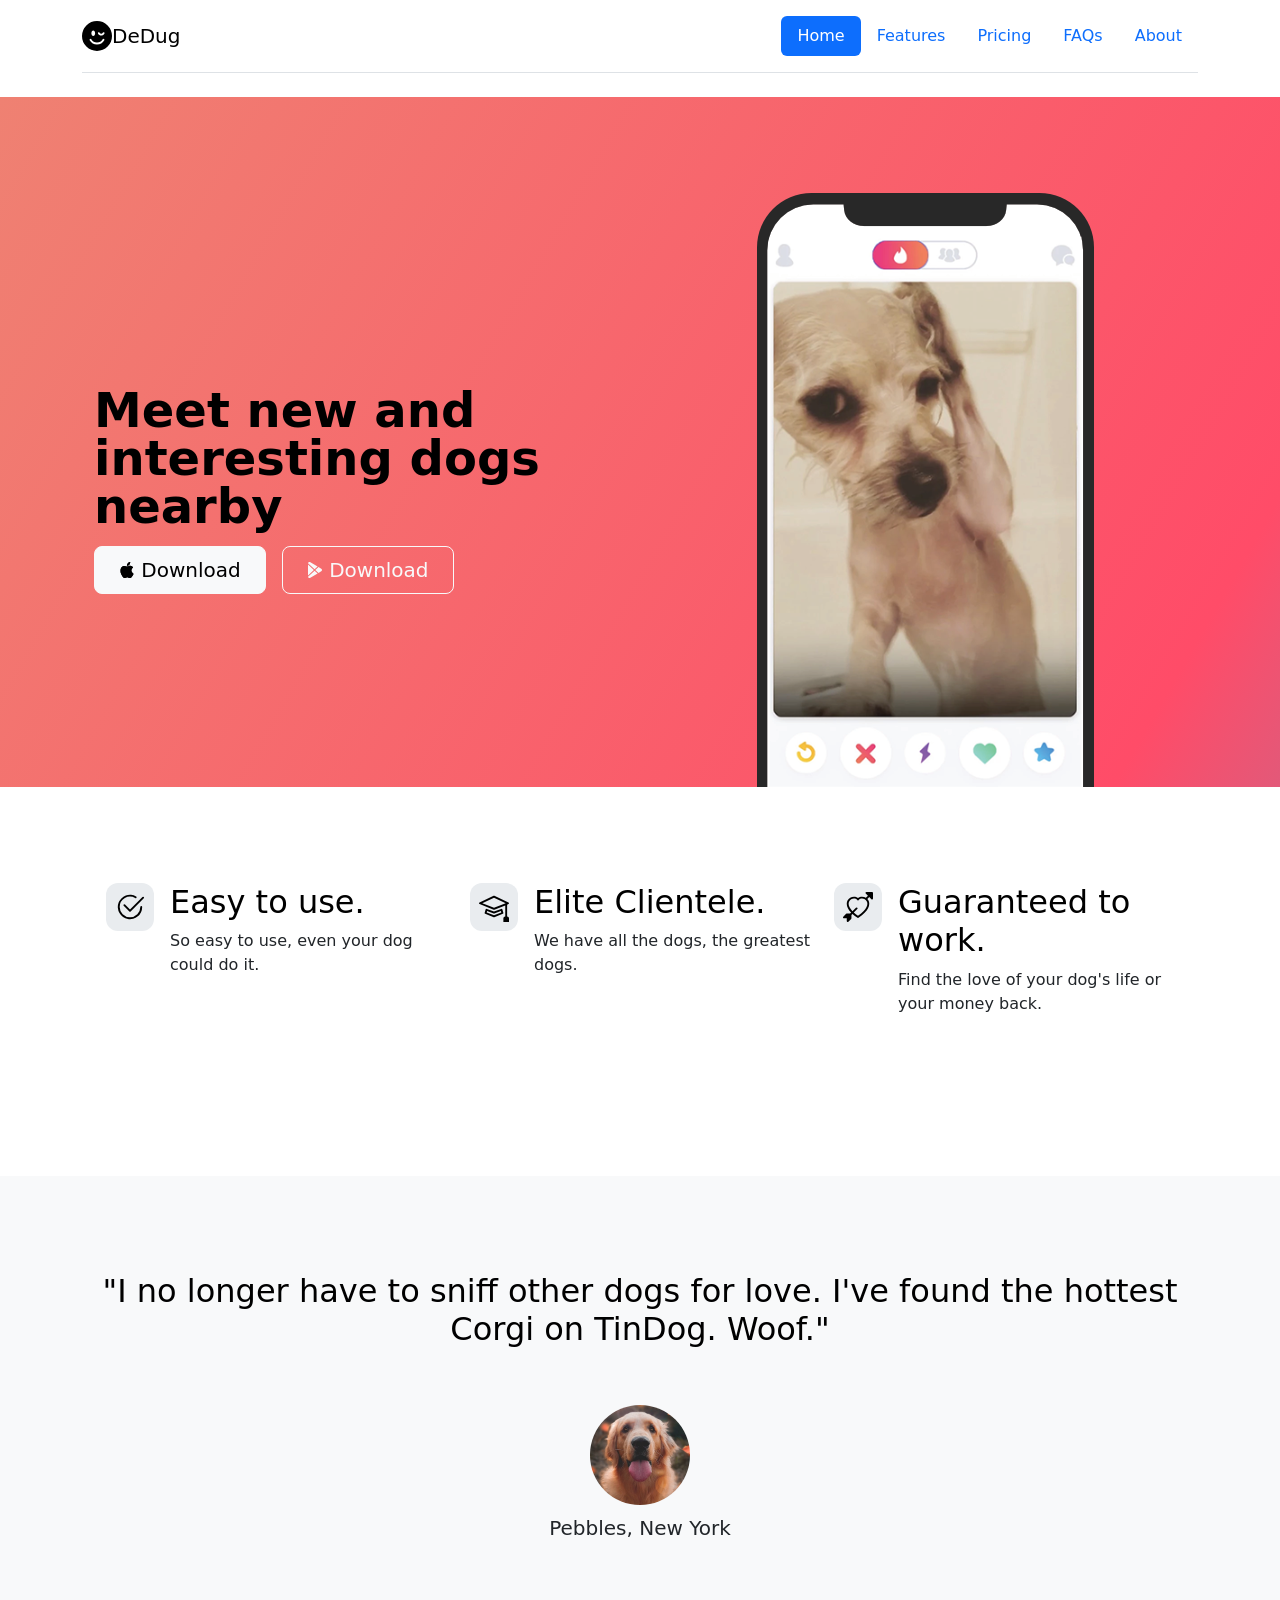
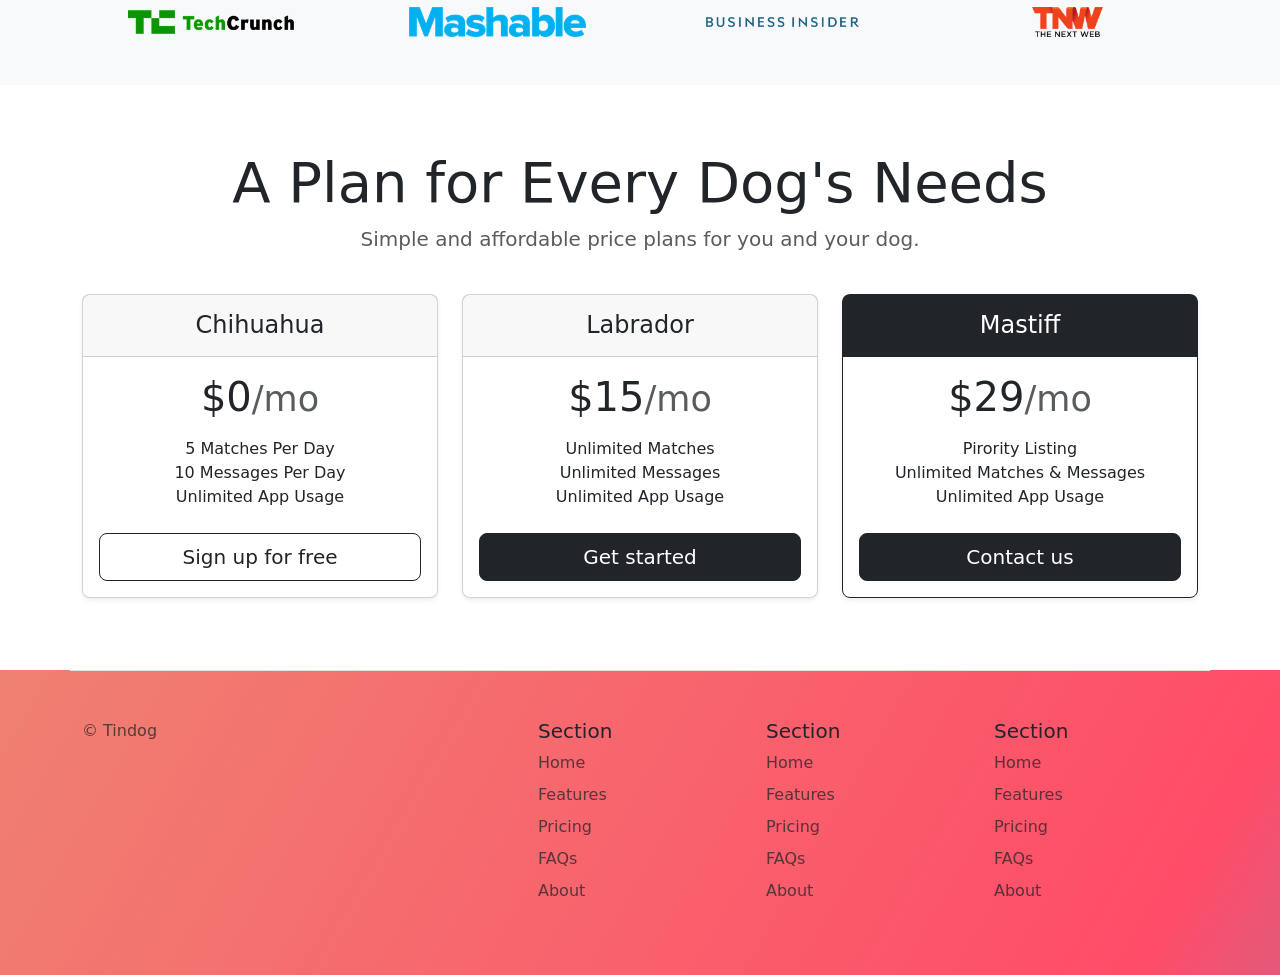
<file: DeDug Project/index.html>
<!DOCTYPE html>
<html lang="en">
  <head>
    <meta charset="UTF-8" />
    <meta name="viewport" content="width=device-width, initial-scale=1.0" />
    <title>TinDog</title>
    <link rel="stylesheet" href="./css/style.css" />
    <link
      href="https://cdn.jsdelivr.net/npm/bootstrap@5.3.3/dist/css/bootstrap.min.css"
      rel="stylesheet"
      integrity="sha384-QWTKZyjpPEjISv5WaRU9OFeRpok6YctnYmDr5pNlyT2bRjXh0JMhjY6hW+ALEwIH"
      crossorigin="anonymous"
    />
  </head>

  <body>
    <!-- Header  -->
     <section id="header"><div class="container">
      <header class="d-flex flex-wrap justify-content-center py-3 mb-4 border-bottom">
        <a href="/" class="d-flex align-items-center mb-3 mb-md-0 me-md-auto link-body-emphasis text-decoration-none">
          <svg xmlns="http://www.w3.org/2000/svg" width="30" height="30" fill="currentColor" class=" pr-2 bi bi-emoji-wink-fill" viewBox="0 0 16 16">
            <path d="M8 0a8 8 0 1 1 0 16A8 8 0 0 1 8 0M7 6.5C7 5.672 6.552 5 6 5s-1 .672-1 1.5S5.448 8 6 8s1-.672 1-1.5M4.285 9.567a.5.5 0 0 0-.183.683A4.5 4.5 0 0 0 8 12.5a4.5 4.5 0 0 0 3.898-2.25.5.5 0 1 0-.866-.5A3.5 3.5 0 0 1 8 11.5a3.5 3.5 0 0 1-3.032-1.75.5.5 0 0 0-.683-.183m5.152-3.31a.5.5 0 0 0-.874.486c.33.595.958 1.007 1.687 1.007s1.356-.412 1.687-1.007a.5.5 0 0 0-.874-.486.93.93 0 0 1-.813.493.93.93 0 0 1-.813-.493"/>
          </svg>
          <span class="fs-5">  DeDug</span>
        </a>
  
        <ul class="nav nav-pills">
          <li class="nav-item"><a href="#" class="nav-link active" aria-current="page">Home</a></li>
          <li class="nav-item"><a href="#" class="nav-link">Features</a></li>
          <li class="nav-item"><a href="#" class="nav-link">Pricing</a></li>
          <li class="nav-item"><a href="#" class="nav-link">FAQs</a></li>
          <li class="nav-item"><a href="#" class="nav-link">About</a></li>
        </ul>
      </header>
    </div></section>
    <!-- Title -->
    <section id="title" class="gradient-background">
      <div class="container col-xxl-8 px-4 pt-5">
        <div class="row flex-lg-row-reverse align-items-center g-5 pt-5">
          <div class="col-10 col-sm-8 col-lg-6">
            <img
              src="./images/iphone.png"
              class="d-block mx-lg-auto img-fluid"
              alt="Iphone Display"
              height="200"
              loading="lazy"
            />
          </div>
          <div class="col-lg-6">
            <h1 class="display-5 fw-bold text-body-emphasis lh-1 mb-3">
              Meet new and interesting dogs nearby
            </h1>
            <!-- <p class="lead">
              Quickly design and customize responsive mobile-first sites with
              Bootstrap, the world’s most popular front-end open source toolkit,
              featuring Sass variables and mixins, responsive grid system,
              extensive prebuilt components, and powerful JavaScript plugins.
            </p> -->
            <div class="d-grid gap-2 d-md-flex justify-content-md-start">
              <button type="button" class="btn btn-light btn-lg px-4 me-md-2">
                <svg
                  xmlns="http://www.w3.org/2000/svg"
                  width="16"
                  height="16"
                  fill="currentColor"
                  class="bi bi-apple mb-1"
                  viewBox="0 0 16 16"
                >
                  <path
                    d="M11.182.008C11.148-.03 9.923.023 8.857 1.18c-1.066 1.156-.902 2.482-.878 2.516.024.034 1.52.087 2.475-1.258.955-1.345.762-2.391.728-2.43Zm3.314 11.733c-.048-.096-2.325-1.234-2.113-3.422.212-2.189 1.675-2.789 1.698-2.854.023-.065-.597-.79-1.254-1.157a3.692 3.692 0 0 0-1.563-.434c-.108-.003-.483-.095-1.254.116-.508.139-1.653.589-1.968.607-.316.018-1.256-.522-2.267-.665-.647-.125-1.333.131-1.824.328-.49.196-1.422.754-2.074 2.237-.652 1.482-.311 3.83-.067 4.56.244.729.625 1.924 1.273 2.796.576.984 1.34 1.667 1.659 1.899.319.232 1.219.386 1.843.067.502-.308 1.408-.485 1.766-.472.357.013 1.061.154 1.782.539.571.197 1.111.115 1.652-.105.541-.221 1.324-1.059 2.238-2.758.347-.79.505-1.217.473-1.282Z"
                  />
                  <path
                    d="M11.182.008C11.148-.03 9.923.023 8.857 1.18c-1.066 1.156-.902 2.482-.878 2.516.024.034 1.52.087 2.475-1.258.955-1.345.762-2.391.728-2.43Zm3.314 11.733c-.048-.096-2.325-1.234-2.113-3.422.212-2.189 1.675-2.789 1.698-2.854.023-.065-.597-.79-1.254-1.157a3.692 3.692 0 0 0-1.563-.434c-.108-.003-.483-.095-1.254.116-.508.139-1.653.589-1.968.607-.316.018-1.256-.522-2.267-.665-.647-.125-1.333.131-1.824.328-.49.196-1.422.754-2.074 2.237-.652 1.482-.311 3.83-.067 4.56.244.729.625 1.924 1.273 2.796.576.984 1.34 1.667 1.659 1.899.319.232 1.219.386 1.843.067.502-.308 1.408-.485 1.766-.472.357.013 1.061.154 1.782.539.571.197 1.111.115 1.652-.105.541-.221 1.324-1.059 2.238-2.758.347-.79.505-1.217.473-1.282Z"
                  />
                </svg>
                Download
              </button>
              <button type="button" class="btn btn-outline-light btn-lg px-4">
                <svg
                  xmlns="http://www.w3.org/2000/svg"
                  width="16"
                  height="16"
                  fill="currentColor"
                  class="bi bi-google-play mb-1"
                  viewBox="0 0 16 16"
                >
                  <path
                    d="M14.222 9.374c1.037-.61 1.037-2.137 0-2.748L11.528 5.04 8.32 8l3.207 2.96 2.694-1.586Zm-3.595 2.116L7.583 8.68 1.03 14.73c.201 1.029 1.36 1.61 2.303 1.055l7.294-4.295ZM1 13.396V2.603L6.846 8 1 13.396ZM1.03 1.27l6.553 6.05 3.044-2.81L3.333.215C2.39-.341 1.231.24 1.03 1.27Z"
                  />
                </svg>
                Download
              </button>
            </div>
          </div>
        </div>
      </div>
    </section>
    <!-- Features -->
    
      <section id="features">
        <div class="container">
        <div class="container px-4 py-5" id="hanging-icons">
          <div class="row g-4 py-5 row-cols-1 row-cols-lg-3">
            <div class="col d-flex align-items-start">
              <div
                class="icon-square text-body-emphasis bg-body-secondary d-inline-flex align-items-center justify-content-center fs-4 flex-shrink-0 me-3"
              >
                <svg
                  xmlns="http://www.w3.org/2000/svg"
                  height="30"
                  fill="currentColor"
                  class="bi bi-check2-circle"
                  viewBox="0 0 16 16"
                >
                  <path
                    d="M2.5 8a5.5 5.5 0 0 1 8.25-4.764.5.5 0 0 0 .5-.866A6.5 6.5 0 1 0 14.5 8a.5.5 0 0 0-1 0 5.5 5.5 0 1 1-11 0z"
                  />
                  <path
                    d="M15.354 3.354a.5.5 0 0 0-.708-.708L8 9.293 5.354 6.646a.5.5 0 1 0-.708.708l3 3a.5.5 0 0 0 .708 0l7-7z"
                  />
                </svg>
              </div>
              <div>
                <h3 class="fs-2 text-body-emphasis">Easy to use.</h3>
                <p>So easy to use, even your dog could do it.</p>
                <!-- <a href="#" class="btn btn-primary"> Primary button </a> -->
              </div>
            </div>
            <div class="col d-flex align-items-start">
              <div
                class="icon-square text-body-emphasis bg-body-secondary d-inline-flex align-items-center justify-content-center fs-4 flex-shrink-0 me-3"
              >
                <svg
                  xmlns="http://www.w3.org/2000/svg"
                  height="30"
                  fill="currentColor"
                  class="bi bi-mortarboard"
                  viewBox="0 0 16 16"
                >
                  <path
                    d="M8.211 2.047a.5.5 0 0 0-.422 0l-7.5 3.5a.5.5 0 0 0 .025.917l7.5 3a.5.5 0 0 0 .372 0L14 7.14V13a1 1 0 0 0-1 1v2h3v-2a1 1 0 0 0-1-1V6.739l.686-.275a.5.5 0 0 0 .025-.917l-7.5-3.5ZM8 8.46 1.758 5.965 8 3.052l6.242 2.913L8 8.46Z"
                  />
                  <path
                    d="M4.176 9.032a.5.5 0 0 0-.656.327l-.5 1.7a.5.5 0 0 0 .294.605l4.5 1.8a.5.5 0 0 0 .372 0l4.5-1.8a.5.5 0 0 0 .294-.605l-.5-1.7a.5.5 0 0 0-.656-.327L8 10.466 4.176 9.032Zm-.068 1.873.22-.748 3.496 1.311a.5.5 0 0 0 .352 0l3.496-1.311.22.748L8 12.46l-3.892-1.556Z"
                  />
                </svg>
              </div>
              <div>
                <h3 class="fs-2 text-body-emphasis">Elite Clientele.</h3>
                <p>We have all the dogs, the greatest dogs.</p>
                <!-- <a href="#" class="btn btn-primary"> Primary button </a> -->
              </div>
            </div>
            <div class="col d-flex align-items-start">
              <div
                class="icon-square text-body-emphasis bg-body-secondary d-inline-flex align-items-center justify-content-center fs-4 flex-shrink-0 me-3"
              >
                <svg
                  xmlns="http://www.w3.org/2000/svg"
                  height="30"
                  fill="currentColor"
                  class="bi bi-arrow-through-heart"
                  viewBox="0 0 16 16"
                >
                  <path
                    fill-rule="evenodd"
                    d="M2.854 15.854A.5.5 0 0 1 2 15.5V14H.5a.5.5 0 0 1-.354-.854l1.5-1.5A.5.5 0 0 1 2 11.5h1.793l.53-.53c-.771-.802-1.328-1.58-1.704-2.32-.798-1.575-.775-2.996-.213-4.092C3.426 2.565 6.18 1.809 8 3.233c1.25-.98 2.944-.928 4.212-.152L13.292 2 12.147.854A.5.5 0 0 1 12.5 0h3a.5.5 0 0 1 .5.5v3a.5.5 0 0 1-.854.354L14 2.707l-1.006 1.006c.236.248.44.531.6.845.562 1.096.585 2.517-.213 4.092-.793 1.563-2.395 3.288-5.105 5.08L8 13.912l-.276-.182a21.86 21.86 0 0 1-2.685-2.062l-.539.54V14a.5.5 0 0 1-.146.354l-1.5 1.5Zm2.893-4.894A20.419 20.419 0 0 0 8 12.71c2.456-1.666 3.827-3.207 4.489-4.512.679-1.34.607-2.42.215-3.185-.817-1.595-3.087-2.054-4.346-.761L8 4.62l-.358-.368c-1.259-1.293-3.53-.834-4.346.761-.392.766-.464 1.845.215 3.185.323.636.815 1.33 1.519 2.065l1.866-1.867a.5.5 0 1 1 .708.708L5.747 10.96Z"
                  />
                </svg>
              </div>
              <div>
                <h3 class="fs-2 text-body-emphasis">Guaranteed to work.</h3>
                <p>Find the love of your dog's life or your money back.</p>
                <!-- <a href="#" class="btn btn-primary"> Primary button </a> -->
              </div>
            </div>
          </div>
        </div>
      </section>
    </div>
    <!-- Testimonial -->
    <section id="testimonial">
      <section id="testimonial">
        <div class="my-5">
          <div class="p-5 text-center bg-body-tertiary">
            <div class="container py-5">
              <h2 class="text-body-emphasis">
                "I no longer have to sniff other dogs for love. I've found the
                hottest Corgi on TinDog. Woof."
              </h2>
              <img
                class="profile-img mt-5"
                src="./images/dog-img.jpg"
                alt="dog image"
              />
              <p class="col-lg-8 mx-auto lead mt-2">Pebbles, New York</p>
            </div>

            <div class="container">
              <div class="row">
                <div class="col-lg-3 col-sm-12">
                  <img
                    src="./images/techcrunch.png"
                    alt="techcrunch"
                    height="30"
                  />
                </div>
                <div class="col-lg-3 col-sm-12">
                  <img src="./images/mashable.png" alt="mashable" height="30" />
                </div>
                <div class="col-lg-3 col-sm-12">
                  <img
                    src="./images/bizinsider.png"
                    alt="bizinsider"
                    height="30"
                  />
                </div>
                <div class="col-lg-3 col-sm-12">
                  <img src="./images/tnw.png" alt="tnw" height="30" />
                </div>
              </div>
            </div>
          </div>
        </div>
      </section>
    </section>
    <!-- Pricing -->
    <section id="pricing">
      <div class="container">
        <div class="pricing-header p-3 pb-md-4 mx-auto text-center">
          <h2 class="display-4 fw-normal">A Plan for Every Dog's Needs</h2>
          <p class="fs-5 text-body-secondary">
            Simple and affordable price plans for you and your dog.
          </p>
        </div>

        <div class="row row-cols-1 row-cols-md-3 mb-3 text-center">
          <div class="col">
            <div class="card mb-4 rounded-3 shadow-sm">
              <div class="card-header py-3">
                <h4 class="my-0 fw-normal">Chihuahua</h4>
              </div>
              <div class="card-body">
                <h1 class="card-title pricing-card-title">
                  $0<small class="text-body-secondary fw-light">/mo</small>
                </h1>
                <ul class="list-unstyled mt-3 mb-4">
                  <li>5 Matches Per Day</li>
                  <li>10 Messages Per Day</li>
                  <li>Unlimited App Usage</li>
                </ul>
                <button type="button" class="w-100 btn btn-lg btn-outline-dark">
                  Sign up for free
                </button>
              </div>
            </div>
          </div>
          <div class="col">
            <div class="card mb-4 rounded-3 shadow-sm">
              <div class="card-header py-3">
                <h4 class="my-0 fw-normal">Labrador</h4>
              </div>
              <div class="card-body">
                <h1 class="card-title pricing-card-title">
                  $15<small class="text-body-secondary fw-light">/mo</small>
                </h1>
                <ul class="list-unstyled mt-3 mb-4">
                  <li>Unlimited Matches</li>
                  <li>Unlimited Messages</li>
                  <li>Unlimited App Usage</li>
                </ul>
                <button type="button" class="w-100 btn btn-lg btn-dark">
                  Get started
                </button>
              </div>
            </div>
          </div>
          <div class="col">
            <div class="card mb-4 rounded-3 shadow-sm border-dark">
              <div class="card-header py-3 text-bg-dark border-dark">
                <h4 class="my-0 fw-normal">Mastiff</h4>
              </div>
              <div class="card-body">
                <h1 class="card-title pricing-card-title">
                  $29<small class="text-body-secondary fw-light">/mo</small>
                </h1>
                <ul class="list-unstyled mt-3 mb-4">
                  <li>Pirority Listing</li>
                  <li>Unlimited Matches & Messages</li>
                  <li>Unlimited App Usage</li>
                </ul>
                <button type="button" class="w-100 btn btn-lg btn-dark">
                  Contact us
                </button>
              </div>
            </div>
          </div>
        </div>
      </div>
    </section>
    <!-- Footer -->
    <section id="footer">
      <section id="contact" class="gradient-background">
        <div class="container">
          <footer
            class="row row-cols-1 row-cols-sm-2 row-cols-md-5 py-5 mt-5 border-top"
          >
            <div class="col mb-3">
              <p class="text-body-secondary">© Tindog</p>
            </div>

            <div class="col mb-3"></div>

            <div class="col mb-3">
              <h5>Section</h5>
              <ul class="nav flex-column">
                <li class="nav-item mb-2">
                  <a href="#" class="nav-link p-0 text-body-secondary">Home</a>
                </li>
                <li class="nav-item mb-2">
                  <a href="#" class="nav-link p-0 text-body-secondary"
                    >Features</a
                  >
                </li>
                <li class="nav-item mb-2">
                  <a href="#" class="nav-link p-0 text-body-secondary"
                    >Pricing</a
                  >
                </li>
                <li class="nav-item mb-2">
                  <a href="#" class="nav-link p-0 text-body-secondary">FAQs</a>
                </li>
                <li class="nav-item mb-2">
                  <a href="#" class="nav-link p-0 text-body-secondary">About</a>
                </li>
              </ul>
            </div>

            <div class="col mb-3">
              <h5>Section</h5>
              <ul class="nav flex-column">
                <li class="nav-item mb-2">
                  <a href="#" class="nav-link p-0 text-body-secondary">Home</a>
                </li>
                <li class="nav-item mb-2">
                  <a href="#" class="nav-link p-0 text-body-secondary"
                    >Features</a
                  >
                </li>
                <li class="nav-item mb-2">
                  <a href="#" class="nav-link p-0 text-body-secondary"
                    >Pricing</a
                  >
                </li>
                <li class="nav-item mb-2">
                  <a href="#" class="nav-link p-0 text-body-secondary">FAQs</a>
                </li>
                <li class="nav-item mb-2">
                  <a href="#" class="nav-link p-0 text-body-secondary">About</a>
                </li>
              </ul>
            </div>

            <div class="col mb-3">
              <h5>Section</h5>
              <ul class="nav flex-column">
                <li class="nav-item mb-2">
                  <a href="#" class="nav-link p-0 text-body-secondary">Home</a>
                </li>
                <li class="nav-item mb-2">
                  <a href="#" class="nav-link p-0 text-body-secondary"
                    >Features</a
                  >
                </li>
                <li class="nav-item mb-2">
                  <a href="#" class="nav-link p-0 text-body-secondary"
                    >Pricing</a
                  >
                </li>
                <li class="nav-item mb-2">
                  <a href="#" class="nav-link p-0 text-body-secondary">FAQs</a>
                </li>
                <li class="nav-item mb-2">
                  <a href="#" class="nav-link p-0 text-body-secondary">About</a>
                </li>
              </ul>
            </div>
          </footer>
        </div>
      </section>
    </section>
    <script
      src="https://cdn.jsdelivr.net/npm/bootstrap@5.3.3/dist/js/bootstrap.bundle.min.js"
      integrity="sha384-YvpcrYf0tY3lHB60NNkmXc5s9fDVZLESaAA55NDzOxhy9GkcIdslK1eN7N6jIeHz"
      crossorigin="anonymous"
    ></script>
  </body>
</html>
</file>
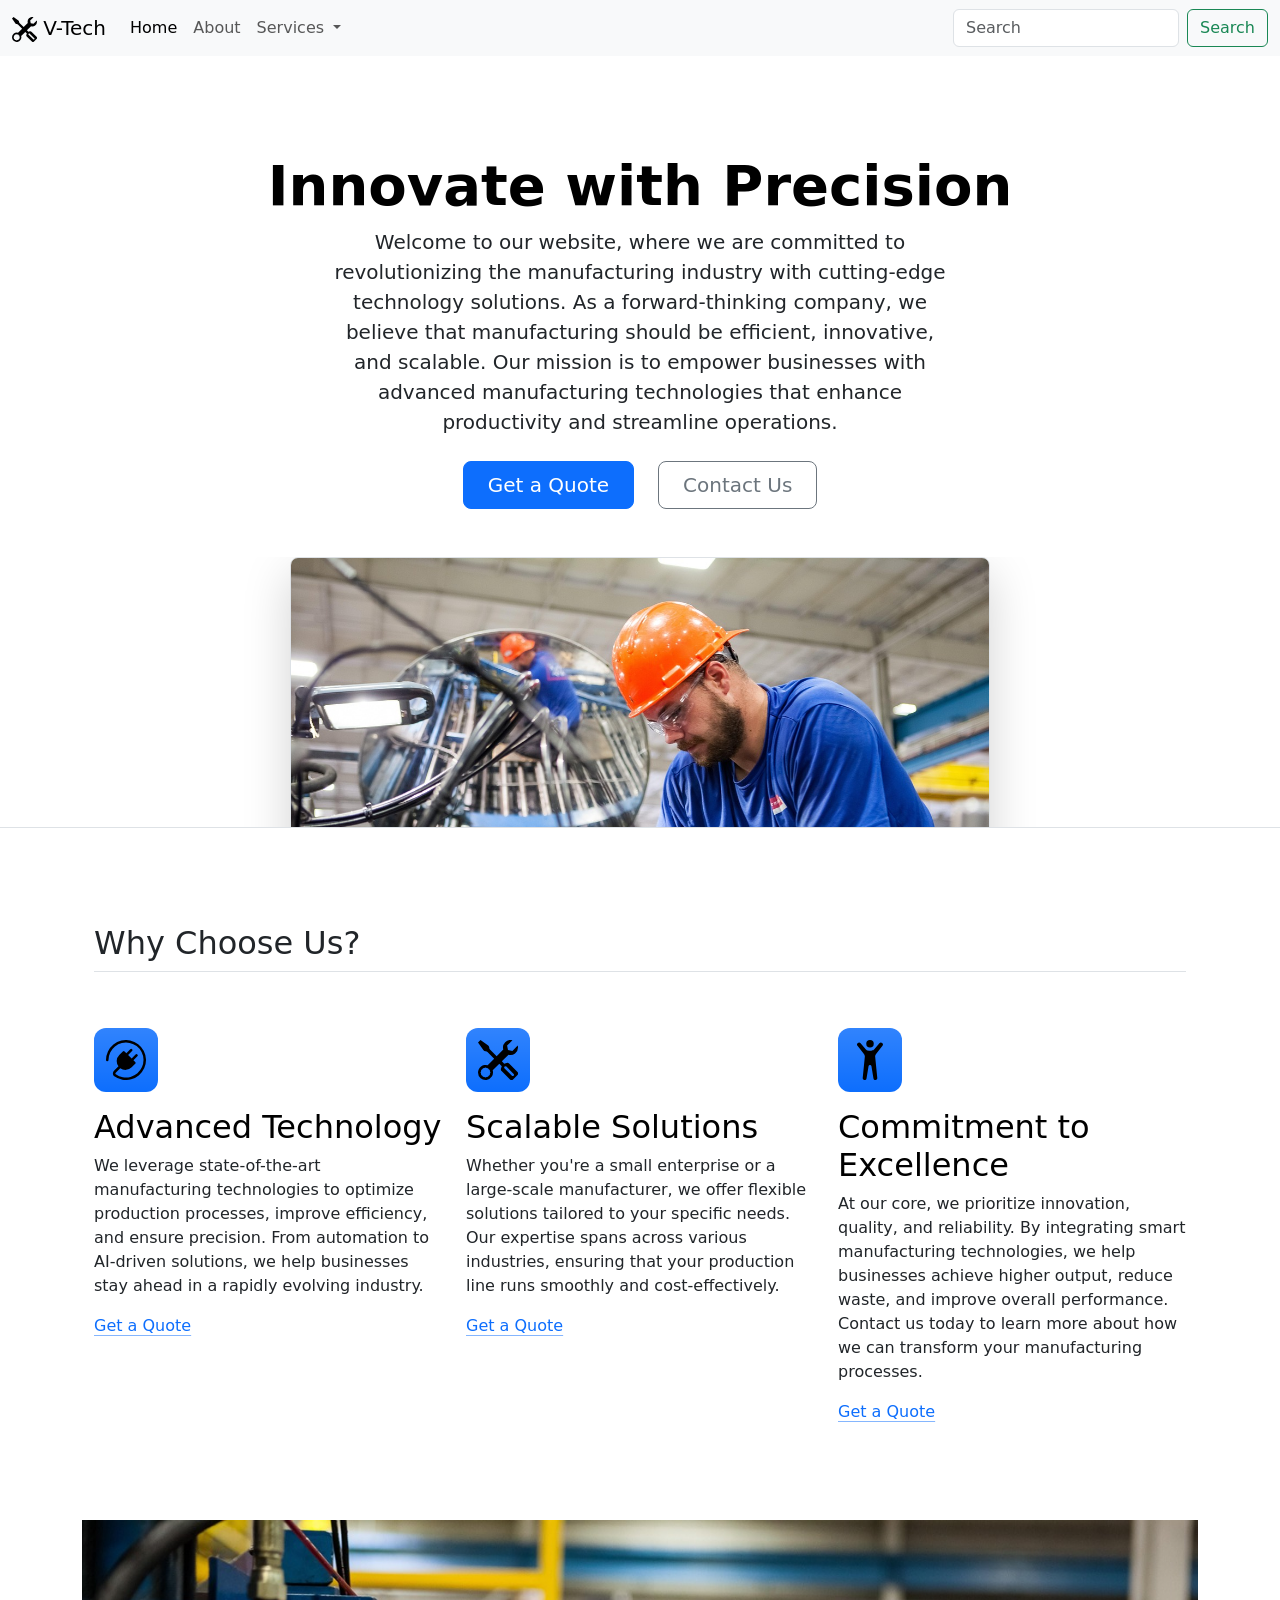
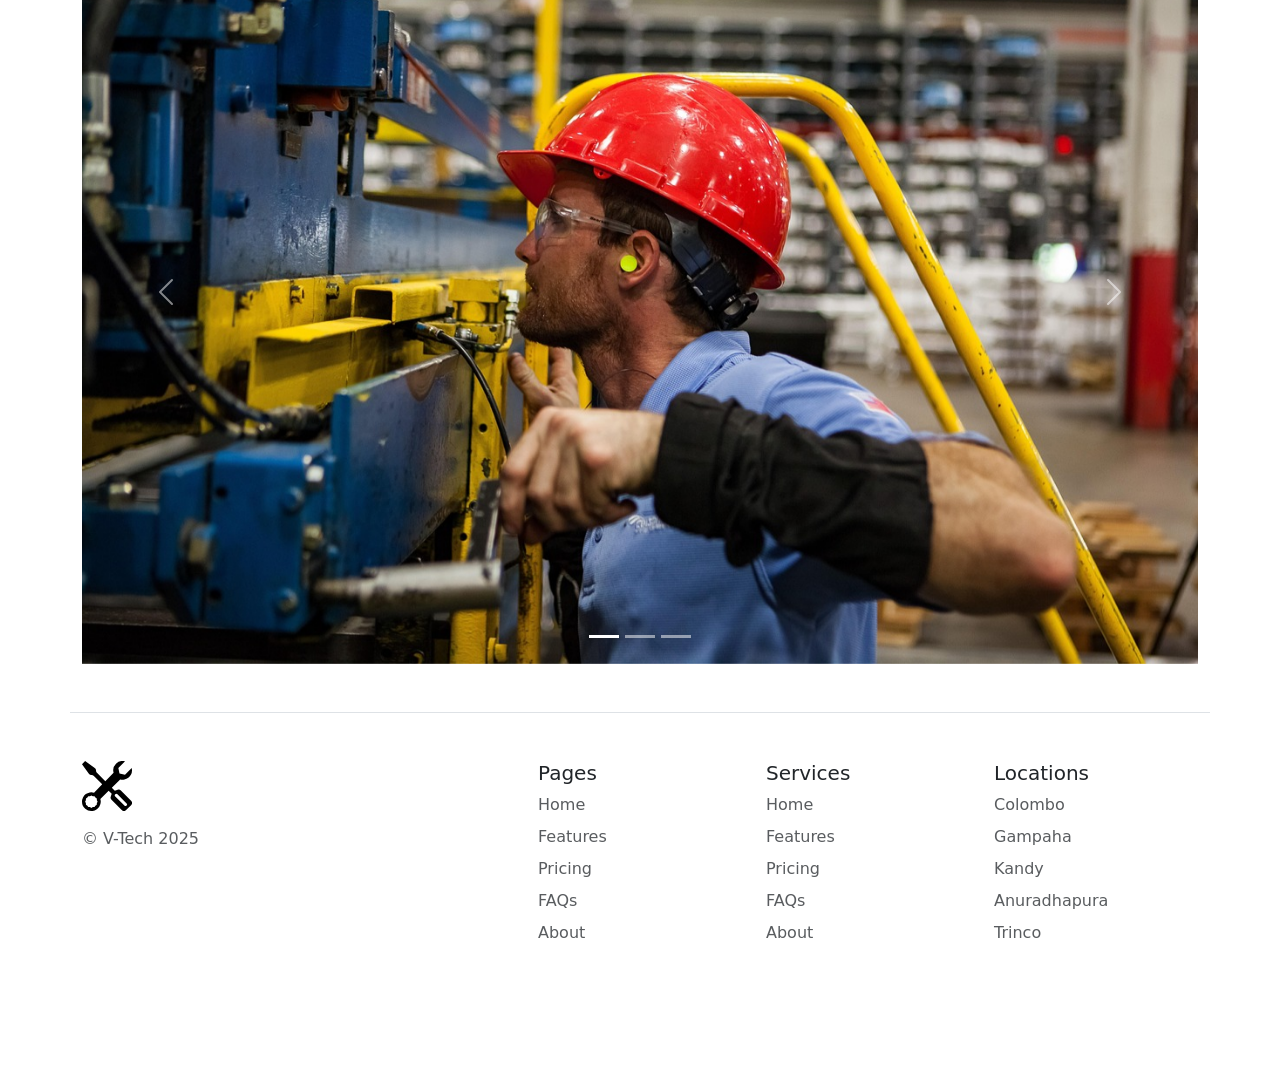
<file: V-tech Company/index.html>
<!DOCTYPE html>
<html lang="en">
  <head>
    <meta charset="UTF-8" />
    <meta name="viewport" content="width=device-width, initial-scale=1.0" />
    <title>Bootstrap Components</title>
    <link
      href="https://cdn.jsdelivr.net/npm/bootstrap@5.3.0-alpha2/dist/css/bootstrap.min.css"
      rel="stylesheet"
      integrity="sha384-aFq/bzH65dt+w6FI2ooMVUpc+21e0SRygnTpmBvdBgSdnuTN7QbdgL+OapgHtvPp"
      crossorigin="anonymous"
    />
    <style>
      .feature-icon {
        width: 4rem;
        height: 4rem;
        border-radius: 0.75rem;
      }
    </style>
  </head>

  <body>
    <nav class="navbar navbar-expand-lg bg-body-tertiary">
      <div class="container-fluid">
        <a class="navbar-brand" href="#"
          ><img src="./tools.svg" alt="main_logo" height="25px" /> V-Tech</a
        >
        <button
          class="navbar-toggler"
          type="button"
          data-bs-toggle="collapse"
          data-bs-target="#navbarSupportedContent"
          aria-controls="navbarSupportedContent"
          aria-expanded="false"
          aria-label="Toggle navigation"
        >
          <span class="navbar-toggler-icon"></span>
        </button>
        <div class="collapse navbar-collapse" id="navbarSupportedContent">
          <ul class="navbar-nav me-auto mb-2 mb-lg-0">
            <li class="nav-item">
              <a class="nav-link active" aria-current="page" href="#">Home</a>
            </li>
            <li class="nav-item">
              <a class="nav-link" href="#">About</a>
            </li>
            <li class="nav-item dropdown">
              <a
                class="nav-link dropdown-toggle"
                href="#"
                role="button"
                data-bs-toggle="dropdown"
                aria-expanded="false"
              >
                Services
              </a>
              <ul class="dropdown-menu">
                <li><a class="dropdown-item" href="#">Manufacturing</a></li>
                <li><a class="dropdown-item" href="#">Production</a></li>
                <li><hr class="dropdown-divider" /></li>
                <li>
                  <a class="dropdown-item" href="#">Software Services</a>
                </li>
              </ul>
            </li>
          </ul>
          <form class="d-flex" role="search">
            <input
              class="form-control me-2"
              type="search"
              placeholder="Search"
              aria-label="Search"
            />
            <button class="btn btn-outline-success" type="submit">
              Search
            </button>
          </form>
        </div>
      </div>
    </nav>

    <div class="px-4 pt-5 my-5 text-center border-bottom">
      <h1 class="display-4 fw-bold text-body-emphasis">
        Innovate with Precision
      </h1>
      <div class="col-lg-6 mx-auto">
        <p class="lead mb-4">
          Welcome to our website, where we are committed to revolutionizing the
          manufacturing industry with cutting-edge technology solutions. As a
          forward-thinking company, we believe that manufacturing should be
          efficient, innovative, and scalable. Our mission is to empower
          businesses with advanced manufacturing technologies that enhance
          productivity and streamline operations.
        </p>
        <div class="d-grid gap-2 d-sm-flex justify-content-sm-center mb-5">
          <button type="button" class="btn btn-primary btn-lg px-4 me-sm-3">
            Get a Quote
          </button>
          <button type="button" class="btn btn-outline-secondary btn-lg px-4">
            Contact Us
          </button>
        </div>
      </div>
      <div class="overflow-hidden" style="max-height: 30vh">
        <div class="container px-5">
          <img
            src="manufacture.jpg"
            class="img-fluid border rounded-3 shadow-lg mb-4"
            alt="Example image"
            width="700"
            height="500"
            loading="lazy"
          />
        </div>
      </div>
    </div>

    <div class="container px-4 py-5" id="featured-3">
      <h2 class="pb-2 border-bottom">Why Choose Us?</h2>
      <div class="row g-4 py-5 row-cols-1 row-cols-lg-3">
        <div class="feature col">
          <div
            class="feature-icon d-inline-flex align-items-center justify-content-center text-bg-primary bg-gradient fs-2 mb-3"
          >
            <img src="./plugin.svg" alt="Technology" height="40px" />
          </div>
          <h3 class="fs-2 text-body-emphasis">Advanced Technology</h3>
          <p>
            We leverage state-of-the-art manufacturing technologies to optimize
            production processes, improve efficiency, and ensure precision. From
            automation to AI-driven solutions, we help businesses stay ahead in
            a rapidly evolving industry.
          </p>
          <a href="#" class="icon-link">
            Get a Quote
            <svg class="bi"><use xlink:href="#chevron-right"></use></svg>
          </a>
        </div>
        <div class="feature col">
          <div
            class="feature-icon d-inline-flex align-items-center justify-content-center text-bg-primary bg-gradient fs-2 mb-3"
          >
            <img src="./tools.svg" alt="Solutions" height="40px" />
          </div>
          <h3 class="fs-2 text-body-emphasis">Scalable Solutions</h3>
          <p>
            Whether you're a small enterprise or a large-scale manufacturer, we
            offer flexible solutions tailored to your specific needs. Our
            expertise spans across various industries, ensuring that your
            production line runs smoothly and cost-effectively.
          </p>
          <a href="#" class="icon-link">
            Get a Quote
            <svg class="bi"><use xlink:href="#chevron-right"></use></svg>
          </a>
        </div>
        <div class="feature col">
          <div
            class="feature-icon d-inline-flex align-items-center justify-content-center text-bg-primary bg-gradient fs-2 mb-3"
          >
            <img src="./person-arms-up.svg" alt="Excellence" height="40px" />
          </div>
          <h3 class="fs-2 text-body-emphasis">Commitment to Excellence</h3>
          <p>
            At our core, we prioritize innovation, quality, and reliability. By
            integrating smart manufacturing technologies, we help businesses
            achieve higher output, reduce waste, and improve overall
            performance. Contact us today to learn more about how we can
            transform your manufacturing processes.
          </p>
          <a href="#" class="icon-link">
            Get a Quote
            <svg class="bi"><use xlink:href="#chevron-right"></use></svg>
          </a>
        </div>
      </div>
    </div>
    <div class="container">
      <div id="carouselExampleIndicators" class="carousel slide">
        <div class="carousel-indicators">
          <button
            type="button"
            data-bs-target="#carouselExampleIndicators"
            data-bs-slide-to="0"
            class="active"
            aria-current="true"
            aria-label="Slide 1"
          ></button>
          <button
            type="button"
            data-bs-target="#carouselExampleIndicators"
            data-bs-slide-to="1"
            aria-label="Slide 2"
          ></button>
          <button
            type="button"
            data-bs-target="#carouselExampleIndicators"
            data-bs-slide-to="2"
            aria-label="Slide 3"
          ></button>
        </div>
        <div class="carousel-inner">
          <div class="carousel-item active">
            <img src="./worker.jpg" class="d-block w-100" alt="working man" />
          </div>
          <div class="carousel-item">
            <img src="./felt.jpg" class="Working place" alt="..." />
          </div>
          <div class="carousel-item">
            <img src="./welding.jpg" class="welding" alt="..." />
          </div>
        </div>
        <button
          class="carousel-control-prev"
          type="button"
          data-bs-target="#carouselExampleIndicators"
          data-bs-slide="prev"
        >
          <span class="carousel-control-prev-icon" aria-hidden="true"></span>
          <span class="visually-hidden">Previous</span>
        </button>
        <button
          class="carousel-control-next"
          type="button"
          data-bs-target="#carouselExampleIndicators"
          data-bs-slide="next"
        >
          <span class="carousel-control-next-icon" aria-hidden="true"></span>
          <span class="visually-hidden">Next</span>
        </button>
      </div>
    </div>
    <div class="container">
      <footer
        class="row row-cols-1 row-cols-sm-2 row-cols-md-5 py-5 my-5 border-top"
      >
        <div class="col mb-3">
          <a
            href="/"
            class="d-flex align-items-center mb-3 link-body-emphasis text-decoration-none"
          >
            <img src="./tools.svg" alt="logo" height="50px" />
          </a>
          <p class="text-body-secondary">© V-Tech 2025</p>
        </div>

        <div class="col mb-3"></div>

        <div class="col mb-3">
          <h5>Pages</h5>
          <ul class="nav flex-column">
            <li class="nav-item mb-2">
              <a href="#" class="nav-link p-0 text-body-secondary">Home</a>
            </li>
            <li class="nav-item mb-2">
              <a href="#" class="nav-link p-0 text-body-secondary">Features</a>
            </li>
            <li class="nav-item mb-2">
              <a href="#" class="nav-link p-0 text-body-secondary">Pricing</a>
            </li>
            <li class="nav-item mb-2">
              <a href="#" class="nav-link p-0 text-body-secondary">FAQs</a>
            </li>
            <li class="nav-item mb-2">
              <a href="#" class="nav-link p-0 text-body-secondary">About</a>
            </li>
          </ul>
        </div>

        <div class="col mb-3">
          <h5>Services</h5>
          <ul class="nav flex-column">
            <li class="nav-item mb-2">
              <a href="#" class="nav-link p-0 text-body-secondary">Home</a>
            </li>
            <li class="nav-item mb-2">
              <a href="#" class="nav-link p-0 text-body-secondary">Features</a>
            </li>
            <li class="nav-item mb-2">
              <a href="#" class="nav-link p-0 text-body-secondary">Pricing</a>
            </li>
            <li class="nav-item mb-2">
              <a href="#" class="nav-link p-0 text-body-secondary">FAQs</a>
            </li>
            <li class="nav-item mb-2">
              <a href="#" class="nav-link p-0 text-body-secondary">About</a>
            </li>
          </ul>
        </div>

        <div class="col mb-3">
          <h5>Locations</h5>
          <ul class="nav flex-column">
            <li class="nav-item mb-2">
              <a href="#" class="nav-link p-0 text-body-secondary">Colombo</a>
            </li>
            <li class="nav-item mb-2">
              <a href="#" class="nav-link p-0 text-body-secondary">Gampaha</a>
            </li>
            <li class="nav-item mb-2">
              <a href="#" class="nav-link p-0 text-body-secondary">Kandy</a>
            </li>
            <li class="nav-item mb-2">
              <a href="#" class="nav-link p-0 text-body-secondary"
                >Anuradhapura</a
              >
            </li>
            <li class="nav-item mb-2">
              <a href="#" class="nav-link p-0 text-body-secondary">Trinco</a>
            </li>
          </ul>
        </div>
      </footer>
    </div>
    <script
      src="https://cdn.jsdelivr.net/npm/bootstrap@5.3.3/dist/js/bootstrap.bundle.min.js"
      integrity="sha384-YvpcrYf0tY3lHB60NNkmXc5s9fDVZLESaAA55NDzOxhy9GkcIdslK1eN7N6jIeHz"
      crossorigin="anonymous"
    ></script>
  </body>
</html>
</file>
<file: DeDug Project/css/style.css>
.gradient-background {
  background: linear-gradient(300deg, #00bfff, #ff4c68, #ef8172);
  background-size: 180% 180%;
  animation: gradient-animation 18s ease infinite;
}

@keyframes gradient-animation {
  0% {
    background-position: 0% 50%;
  }
  50% {
    background-position: 100% 50%;
  }
  100% {
    background-position: 0% 50%;
  }
}

.icon-square {
  width: 3rem;
  height: 3rem;
  border-radius: 0.75rem;
}

.profile-img {
  height: 100px;
  border-radius: 50%;
}

.nav-pills .nav-link.active,
.nav-pills .show > .nav-link {
  background-color: #ef8172;
}
</file>
